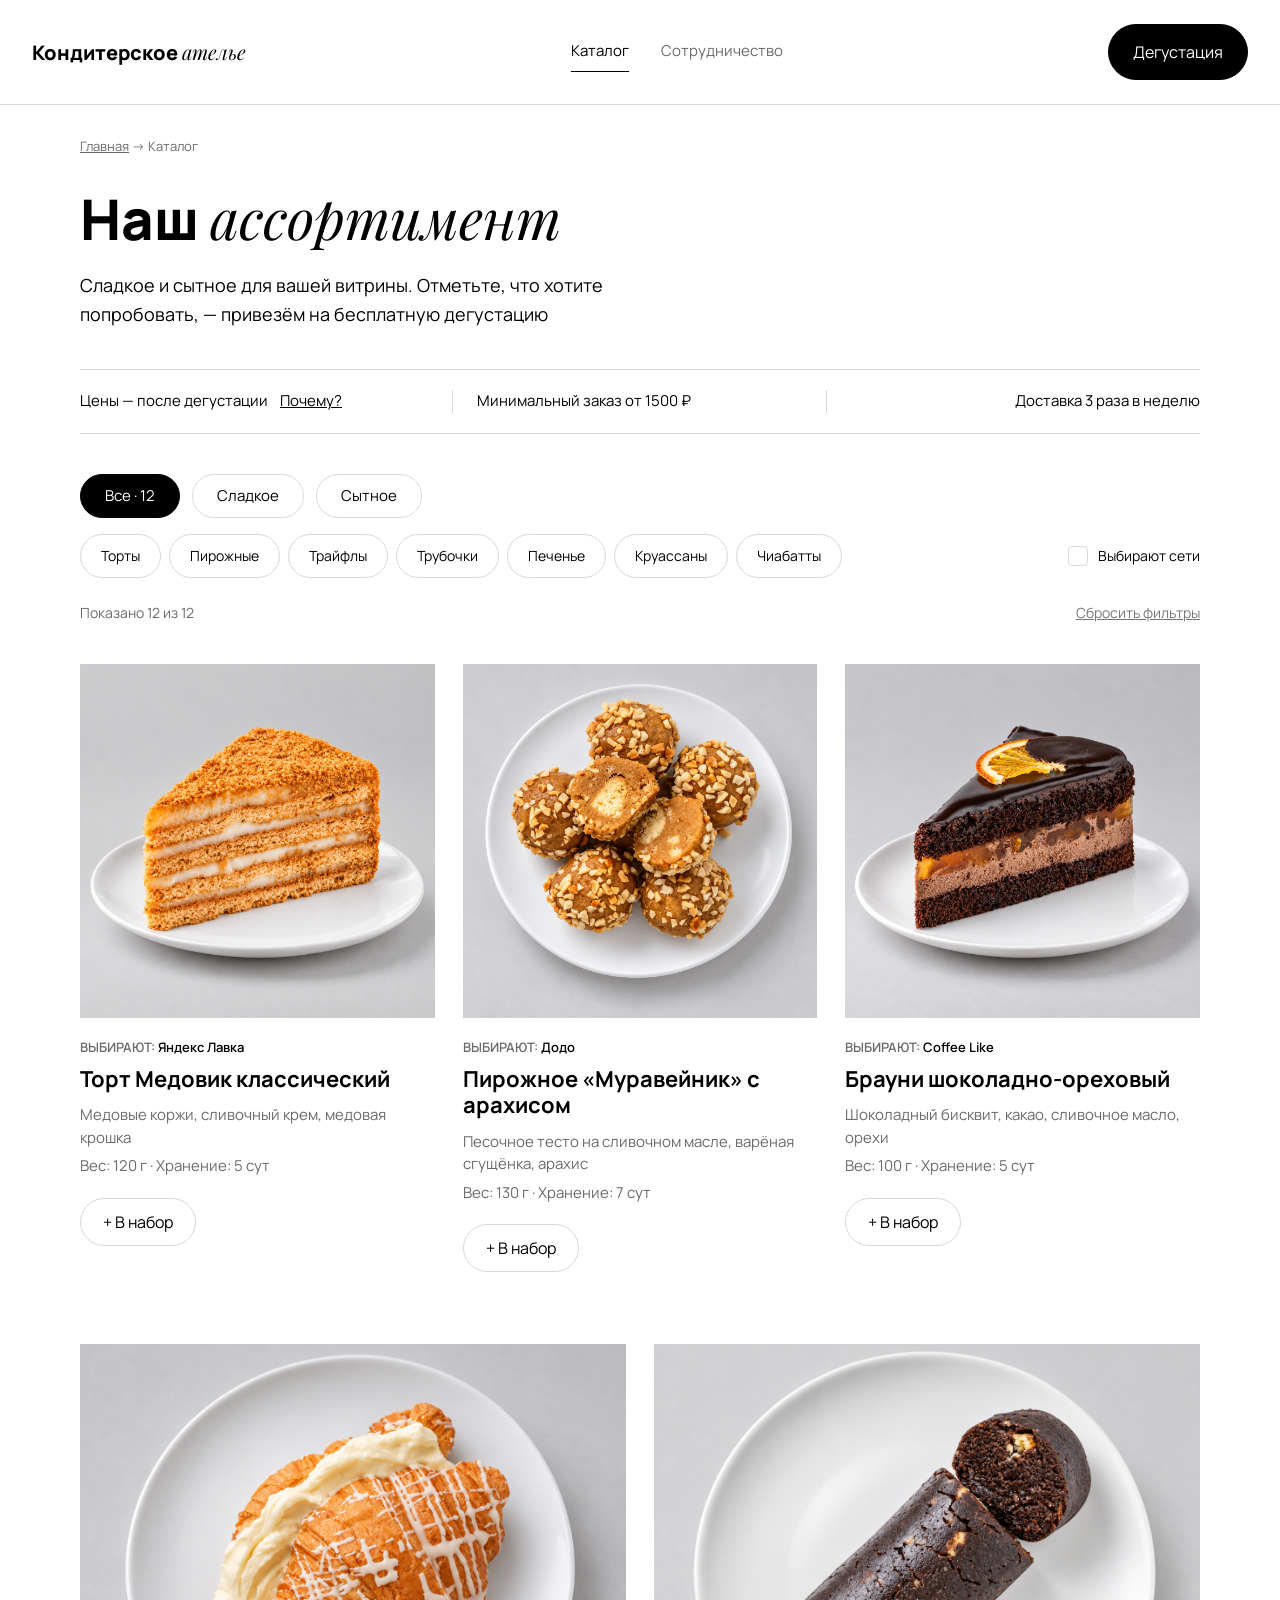
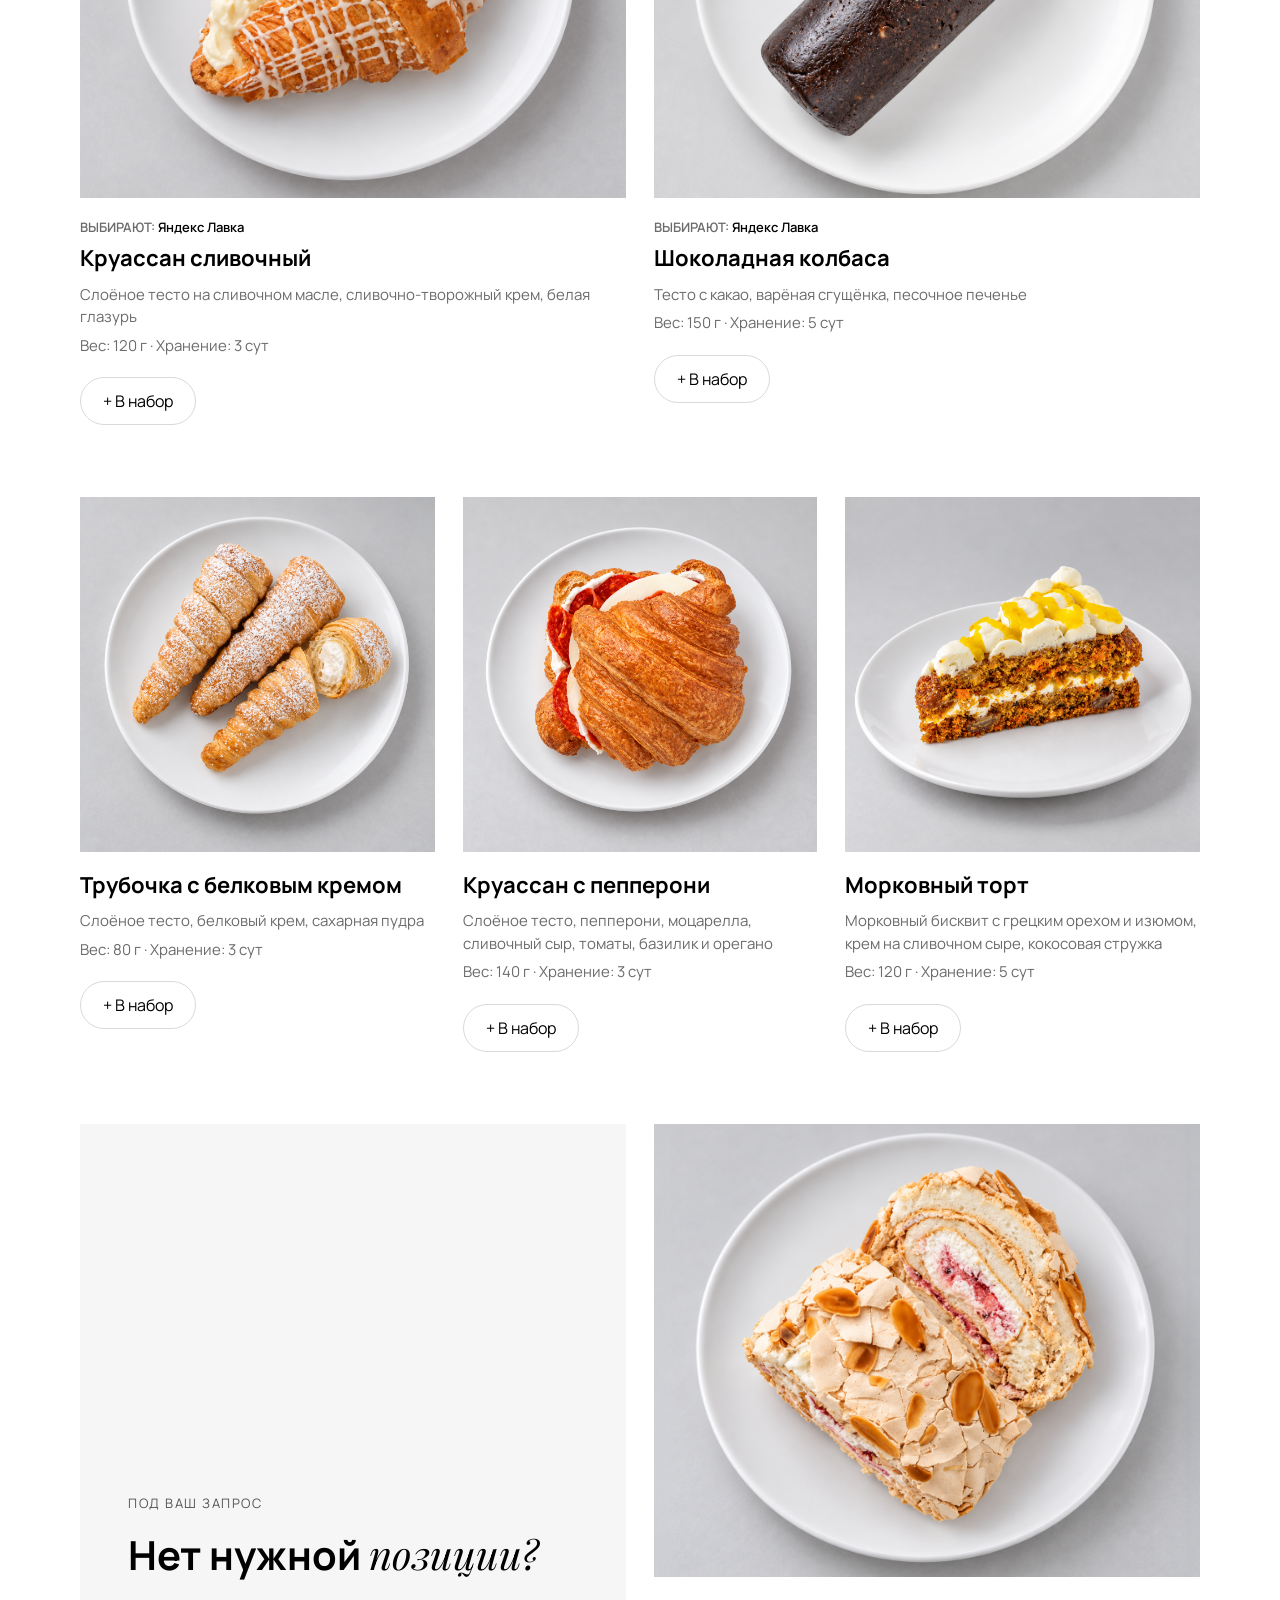
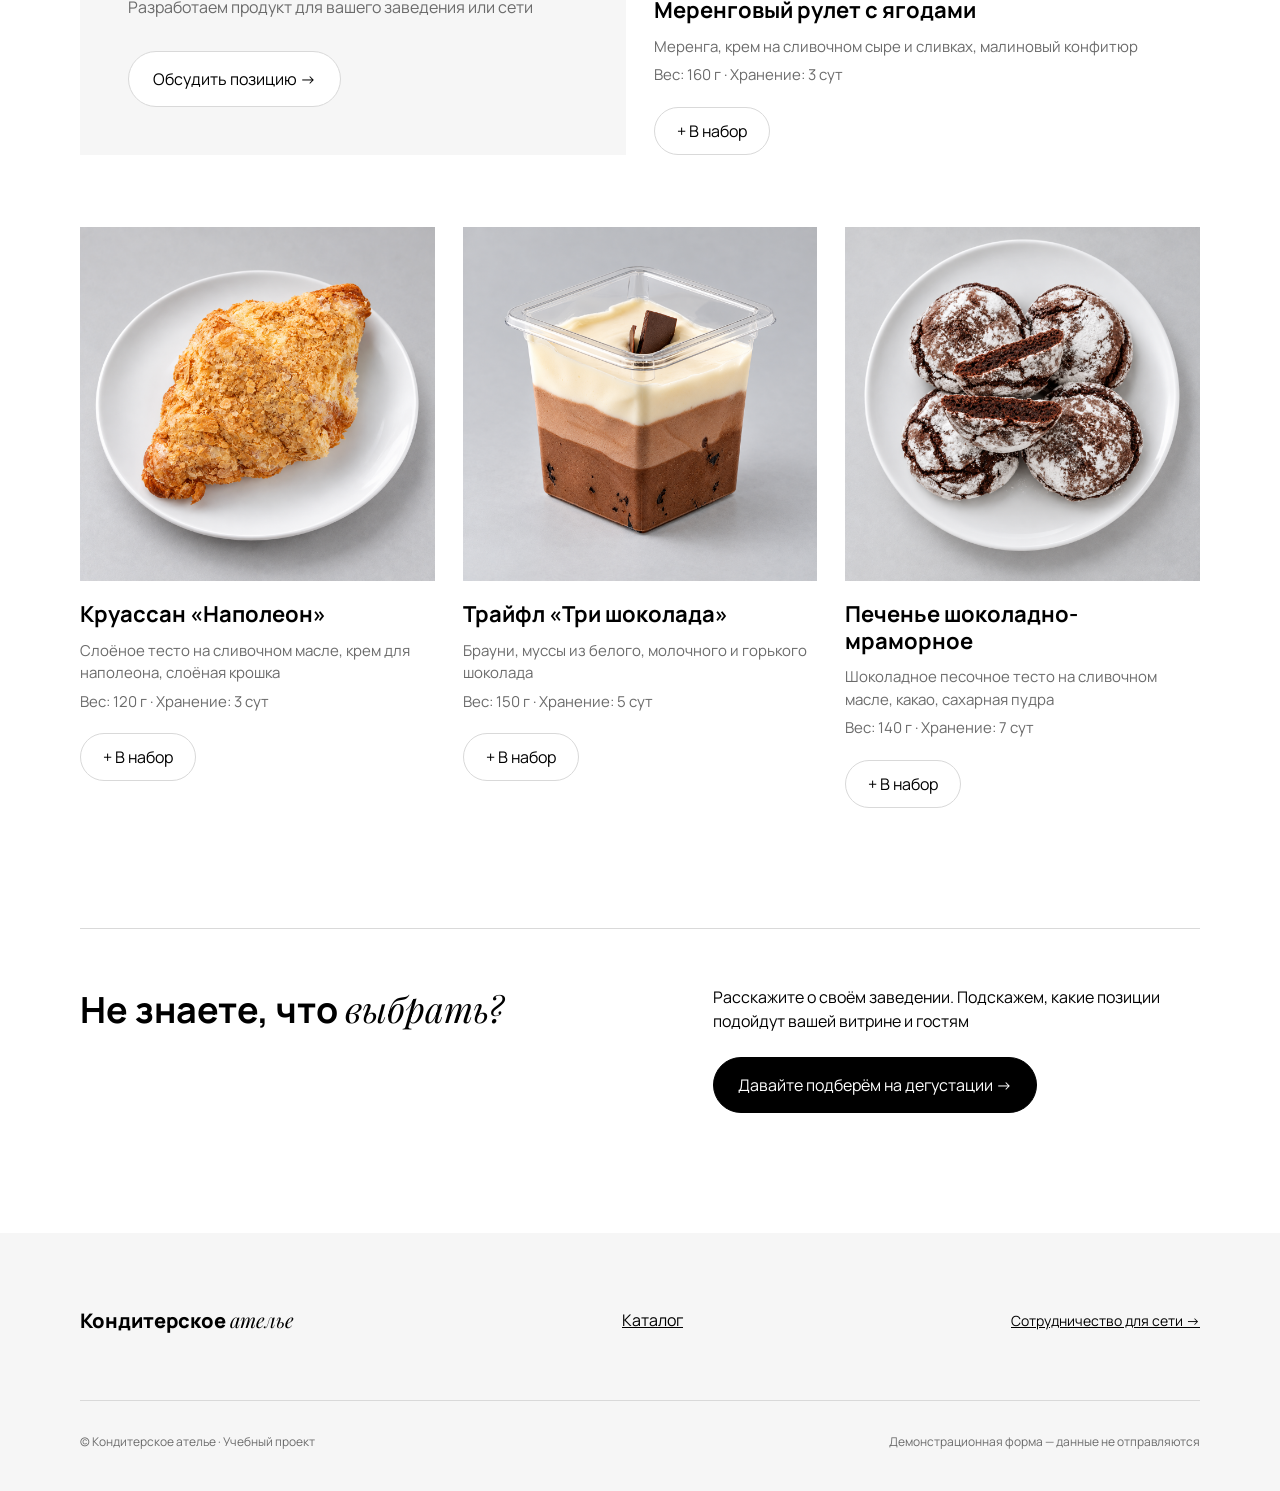
<file: docs/index.html>
<!doctype html><html lang="ru"><head><meta charset="utf-8"/><meta name="viewport" content="width=device-width,initial-scale=1"/><title>Заявка на дегустацию — Кондитерское ателье</title><link rel="preconnect" href="https://fonts.googleapis.com"/><link rel="preconnect" href="https://fonts.gstatic.com" crossorigin/><link href="https://fonts.googleapis.com/css2?family=Manrope:wght@400;500;600;700;800&family=Playfair+Display:ital@1&display=swap" rel="stylesheet"/><script defer="defer" src="./index.js"></script><link href="./index.css" rel="stylesheet"></head><body><div id="root"></div></body></html>
</file>
<file: docs/index.css>
*{box-sizing:border-box;margin:0}body{background:#f5f5f5;color:#000;font-family:Manrope,Arial,sans-serif}button,input,textarea{color:inherit;font:inherit}em{font-family:Playfair Display,Georgia,serif;font-style:italic;font-weight:400}.page{min-height:100vh;padding-bottom:120px}.page__header{font-weight:700;padding:24px;text-align:center}.page__main{margin:0 auto;max-width:1040px;padding:40px 24px}.catalog{display:grid;gap:24px;grid-template-columns:repeat(auto-fill,minmax(220px,1fr));margin-top:32px}.product{display:flex;flex-direction:column;gap:8px}.product__photo{aspect-ratio:1;background:#ebebeb;border-radius:16px;display:grid;overflow:hidden;place-items:center}.product__photo img{height:80%;object-fit:contain;width:80%}.product__name{font-weight:600}.product__weight{color:#777;font-size:14px}.set-bar{left:50%;padding:0 32px;position:fixed;transform:translateX(-50%)}.button{align-items:center;border:1px solid #000;border-radius:999px;cursor:pointer;display:inline-flex;font-size:16px;gap:10px;height:56px;justify-content:center;transition:background .2s,color .2s}.button--dark{background:#000;color:#fff}.button--dark:hover:not(:disabled){background:#fff;color:#000}.button--outline{background:#fff;border-color:#d9d9d9}.button--outline:hover{background:#000;border-color:#000;color:#fff}.button--small{font-size:14px;height:40px;margin-top:4px}.button--wide{margin-top:24px;width:100%}.button--muted,.button:disabled{background:#d9d9d9;border-color:#d9d9d9;color:#666}.button:disabled{cursor:not-allowed}.link{background:none;border:none;color:#000;cursor:pointer;font-size:14px;padding:0;text-decoration:underline}.link--back{margin-top:16px;text-decoration:none}.link--muted{color:#777}.overlay{align-items:center;background:rgba(0,0,0,.7);display:flex;inset:0;justify-content:center;padding:16px;position:fixed;z-index:10}.modal{animation:appear .25s ease-out;background:#fff;border-radius:24px;max-height:calc(100vh - 32px);max-width:100%;overflow-y:auto;padding:48px;position:relative;width:600px}@keyframes appear{0%{opacity:0;transform:translateY(16px)}}.modal__close{background:none;border:none;cursor:pointer;font-size:28px;line-height:1;position:absolute;right:24px;top:20px}.eyebrow{color:#555;font-size:13px;letter-spacing:1.5px;text-transform:uppercase}.title{font-size:36px;font-weight:700;line-height:1.15;margin-top:24px}.title em{font-size:38px}.title--center{text-align:center}.hint{color:#777;font-size:14px;margin-top:8px}.hint--center{margin:8px auto 0;max-width:400px;text-align:center}.note{color:#777;font-size:13px;margin-top:12px;text-align:center}.steps__bars{display:grid;gap:8px;grid-template-columns:1fr 1fr;margin-top:12px}.steps__bar{background:#d9d9d9;border-radius:2px;height:3px}.steps__bar--active{background:#000}.goals{display:flex;flex-direction:column;gap:12px;margin-top:32px}.goal{align-items:center;border:1px solid #d9d9d9;border-radius:16px;cursor:pointer;display:flex;gap:16px;padding:20px;transition:border-color .2s}.goal:hover{border-color:#999}.goal--checked,.goal--checked:hover{border:1.5px solid #000}.goal__title{display:block;font-size:17px;font-weight:600}.goal__text{color:#777;display:block;font-size:14px;margin-top:2px}.checkbox{appearance:none;border:1.5px solid #d9d9d9;border-radius:4px;cursor:pointer;display:grid;flex-shrink:0;height:20px;place-items:center;width:20px}.checkbox:checked{background:#000;border-color:#000}.checkbox:checked:after{color:#fff;content:"✓";font-size:13px}.set{align-items:flex-start;background:#f4f4f4;border-radius:16px;display:flex;flex-direction:column;font-size:15px;gap:8px;margin-top:24px;padding:20px}.set__head{display:flex;justify-content:space-between;width:100%}.set__items{display:grid;gap:12px 16px;grid-template-columns:1fr 1fr;margin-top:8px;width:100%}.set__item{display:flex;flex-direction:column;font-size:13px;gap:4px}.set__item img{background:#e2e2e2;border-radius:8px;height:56px;object-fit:cover;width:56px}.fields{display:flex;flex-direction:column;gap:20px;margin-top:32px}.fields__row{display:grid;gap:16px;grid-template-columns:1fr 1fr}.field{display:flex;flex-direction:column;gap:8px}.field__label{font-size:14px;font-weight:500}.input{border:1px solid #d9d9d9;border-radius:12px;font-size:16px;height:52px;outline:none;padding:0 16px;transition:border-color .2s;width:100%}textarea.input{height:auto;padding:14px 16px;resize:vertical}.input::placeholder{color:#999}.input--error,.input:focus{border:1.5px solid #000}.field__error{font-size:13px;margin-top:8px;text-decoration:underline}.field .field__error{margin-top:0}.consent{align-items:flex-start;color:#777;cursor:pointer;display:flex;font-size:14px;gap:12px;margin-top:24px}.spinner{animation:spin .8s linear infinite;border:2px solid #666;border-radius:50%;border-top-color:#fff;height:18px;width:18px}@keyframes spin{to{transform:rotate(1turn)}}.success__icon{border:1.5px solid #000;border-radius:50%;display:grid;font-size:30px;height:64px;margin:0 auto;place-items:center;width:64px}.success .title{margin-top:20px}.success__subtitle{font-size:15px;font-weight:600;margin-top:32px}.timeline{list-style:none;margin-top:8px;padding:0}.timeline__item{border-bottom:1px solid #e5e5e5;display:grid;font-size:15px;grid-template-columns:40px 1fr auto;padding:14px 0}.timeline__number{font-weight:600}.timeline__status{font-size:13px;font-weight:600}.timeline__item--later{color:#999}@media (max-width:560px){.modal{padding:40px 20px 24px}.title{font-size:28px}.title em{font-size:30px}.fields__row{grid-template-columns:1fr}}:root{--ink:#000;--muted:#6b6b6b;--line:#d9d9d9;--surface:#f6f6f6}html{scroll-behavior:smooth}body{background:#fff;line-height:1.5}a,button,input,textarea{-webkit-tap-highlight-color:transparent}a{color:inherit}button{padding-inline:24px}a:focus-visible,button:focus-visible,input:focus-visible,summary:focus-visible,textarea:focus-visible{outline:2px solid #555;outline-offset:4px}.page{padding-bottom:0}.container{margin-inline:auto;max-width:1440px;padding-inline:80px}.header{align-items:center;border-bottom:1px solid var(--line);display:flex;gap:24px;justify-content:space-between;min-height:104px;padding:24px max(32px,calc(50vw - 640px))}.brand{font-size:20px;font-weight:800;text-decoration:none;white-space:nowrap}.header nav{display:flex;font-size:15px;gap:32px}.header nav a{color:var(--muted);padding-block:8px;text-decoration:none}.header nav a[aria-current]{border-bottom:1px solid #000;color:#000}.breadcrumbs{color:var(--muted);font-size:13px;padding-top:32px}h1{font-size:56px;font-weight:800;line-height:1.3;margin-top:24px}.intro{font-size:18px;line-height:29px;margin-top:16px;max-width:640px}.terms{border-block:1px solid var(--line);display:grid;font-size:15px;grid-template-columns:1fr 1fr 1fr;margin-top:40px;padding-block:20px}.terms>span{border-right:1px solid var(--line);padding-inline:24px}.terms>span:first-child{display:flex;gap:12px;padding-left:0}.terms>span:last-child{border:0;padding-right:0;text-align:right}.terms details{position:relative}.terms summary{cursor:pointer;list-style:none;text-decoration:underline}.terms details p{background:#fff;border:1px solid var(--line);border-radius:12px;box-shadow:0 8px 24px #0001;left:0;padding:20px;position:absolute;top:32px;width:250px;z-index:2}.filters{padding-top:40px}.filter-row{display:flex;flex-wrap:wrap;gap:12px}.chip{background:#fff;border:1px solid var(--line);border-radius:999px;cursor:pointer;font-size:15px;min-height:44px;transition:background .2s,color .2s}.chip--active,.chip:hover{border-color:#000}.chip--active{background:#000;color:#fff}.chip--small{font-size:14px;padding-inline:20px}.filter-line{align-items:center;display:flex;gap:24px;justify-content:space-between;margin-top:16px}.filter-line .filter-row{gap:8px}.chain-filter{align-items:center;cursor:pointer;gap:10px;min-height:44px;white-space:nowrap}.chain-filter,.results{display:flex;font-size:14px}.results{color:var(--muted);gap:16px;justify-content:space-between;margin-top:24px}.results .link{margin-block:-11px;min-height:44px}.catalog{gap:72px 28px;grid-template-columns:repeat(6,minmax(0,1fr));margin-top:40px}.product{gap:0;grid-column:span 2;min-width:0}.product--wide{grid-column:span 3}.product__photo{background:var(--surface);border-radius:0;display:block;position:relative}.product__photo img{display:block;height:100%;object-fit:cover;width:100%}.product--wide .product__photo{aspect-ratio:626/520}.product--wide .product__photo img{object-fit:cover}.product__info{padding-top:20px}.product__partner{color:var(--muted);font-size:13px;font-weight:600;margin-bottom:8px}.product__partner span{color:#000}.product h2{font-size:22px;font-weight:700;line-height:1.2}.product__heading{align-items:flex-start;display:flex;flex-direction:column}.product__heading .button{margin-top:20px;order:2}.product__info{display:flex;flex-direction:column}.product__heading{display:contents}.product__heading h2{order:0}.product__heading .button{align-self:flex-start;order:3}.product__description{color:var(--muted);font-size:15px;margin-top:12px}.product__weight{color:var(--muted);font-size:15px;margin-top:6px}.button--small{font-size:16px;min-height:48px;padding-inline:22px}.custom-card{align-items:flex-start;background:var(--surface);display:flex;flex-direction:column;grid-column:span 3;grid-row:4;justify-content:flex-end;padding:48px}.custom-card h2{font-size:40px;line-height:1.2;margin-block:16px}.custom-card>p:not(.eyebrow){color:var(--muted)}.custom-card .button{margin-top:32px}.cooperation{border-top:1px solid var(--line);display:grid;gap:48px;grid-template-columns:1.2fr 1fr;margin-block:120px;padding-top:56px}.cooperation h2{font-size:36px;line-height:1.3}.cooperation .button{margin-top:24px}.footer{background:var(--surface);padding-block:72px 40px}.footer__top{align-items:center;gap:24px}.footer__bottom,.footer__top{display:flex;justify-content:space-between}.footer__bottom{border-top:1px solid var(--line);color:var(--muted);font-size:12px;gap:20px;margin-top:64px;padding-top:32px}.set-bar{align-items:center;background:#fff;border:1px solid var(--line);border-radius:999px;bottom:24px;box-shadow:0 8px 24px #0002;display:flex;font-size:14px;gap:32px;left:auto;padding:6px 6px 6px 24px;right:32px;transform:none;z-index:5}.empty{padding:80px 20px;text-align:center}.empty p{margin-block:16px 24px}.modal{box-shadow:0 24px 64px #0003;max-height:calc(100dvh - 32px);outline:none;overscroll-behavior:contain;scrollbar-color:#d4d4d4 transparent;scrollbar-gutter:stable;scrollbar-width:thin}.modal::-webkit-scrollbar{width:6px}.modal::-webkit-scrollbar-track{background:transparent}.modal::-webkit-scrollbar-thumb{background:#d4d4d4;background-clip:content-box;border:2px solid transparent;border-radius:999px}.modal::-webkit-scrollbar-thumb:hover{background-color:#a8a8a8}.modal .title{font-size:32px;font-weight:800;line-height:42px}.modal .title em{font-size:inherit}.consent,.goal__text,.modal .hint,.note{color:var(--muted)}.goal{gap:12px;min-height:88px}.goal__title{font-weight:700;line-height:23px}.goal__text{line-height:18px;margin-top:4px}.modal__close{height:44px;padding:0;right:8px;top:8px;width:44px}.input{background:#fff;height:56px}.input::placeholder{color:var(--muted)}.input--error{border-color:#a02323}.field__error{color:#a02323;text-decoration:none}.optional{color:var(--muted);float:right;font-size:13px;font-weight:400}.field{min-width:0}.checkbox:checked:after{background:url(images/60f7d119eb5add9c1f5a.svg) 50%/contain no-repeat;content:"";height:12px;width:12px}.checkbox{background:#fff}.consent{font-size:13px}.consent__note{font-size:12px}.success__icon{border:0;display:block}.timeline__item--later{color:var(--muted)}.timeline__status{font-weight:400}@media (min-width:900px){.modal--contacts .title{margin-top:8px}}@media (max-width:1100px){.container{padding-inline:32px}.header nav{gap:20px}.filter-line{align-items:flex-start;flex-direction:column;gap:8px}.terms{font-size:13px}.catalog{gap:48px 20px}.custom-card{padding:28px}}@media (max-width:760px){.container{padding-inline:20px}.header{flex-wrap:wrap;gap:16px;padding:18px 20px}.header .brand{font-size:17px}.header>.button{font-size:13px;height:44px;padding-inline:16px}.header nav{font-size:14px;order:3;width:100%}h1{font-size:42px}.intro{font-size:16px;line-height:26px}.terms{gap:12px;grid-template-columns:1fr;padding-block:20px}.terms>span,.terms>span:last-child{border:0;padding:0;text-align:left}.catalog{gap:40px 16px;grid-template-columns:repeat(2,minmax(0,1fr))}.product,.product--wide{grid-column:span 1}.product--wide .product__photo{aspect-ratio:1}.product h2{font-size:18px}.product__description,.product__weight{font-size:13px}.product__partner{font-size:11px}.custom-card{grid-column:span 2;grid-row:auto;min-height:300px}.cooperation{gap:24px;grid-template-columns:1fr;margin-block:64px;padding-top:32px}.cooperation h2{font-size:30px}.footer{padding-block:40px 100px}.footer__bottom,.footer__top{align-items:flex-start;flex-direction:column}.set-bar{bottom:12px;font-size:12px;gap:10px;justify-content:space-between;left:12px;padding-left:16px;right:12px}.set-bar .button{font-size:13px;height:48px;padding-inline:18px}}@media (max-width:440px){.catalog{grid-template-columns:1fr}.custom-card,.product,.product--wide{grid-column:1}.product h2{font-size:22px}.product__description,.product__weight{font-size:15px}.modal{border-radius:20px;padding:44px 20px 24px}.modal .title{font-size:27px;line-height:36px}.goal{padding:16px}.goal__title{font-size:15px}.goal__text,.set__head{font-size:13px}.set__head{gap:12px}.timeline__item{font-size:13px;gap:8px;grid-template-columns:26px 1fr}.timeline__status{font-size:12px;grid-column:2}.cooperation .button{font-size:14px;padding-inline:12px;width:100%}}@media (prefers-reduced-motion:reduce){html{scroll-behavior:auto}*,:after,:before{animation:none!important;transition:none!important}}.modal--contacts .link--back{align-self:flex-start;text-align:left}.product--wide .product__photo img{height:120.38%;position:absolute;top:-9%}.product--wide:nth-of-type(9) .product__photo img{height:115.38%;top:-6.54%}@media (max-width:760px){.product--wide .product__photo img,.product--wide:nth-of-type(9) .product__photo img{height:100%;position:static}}.input:focus-visible{border:2px solid #000;outline:none}.demo-note{color:var(--muted);display:block;font-size:12px;margin-top:8px}
</file>
